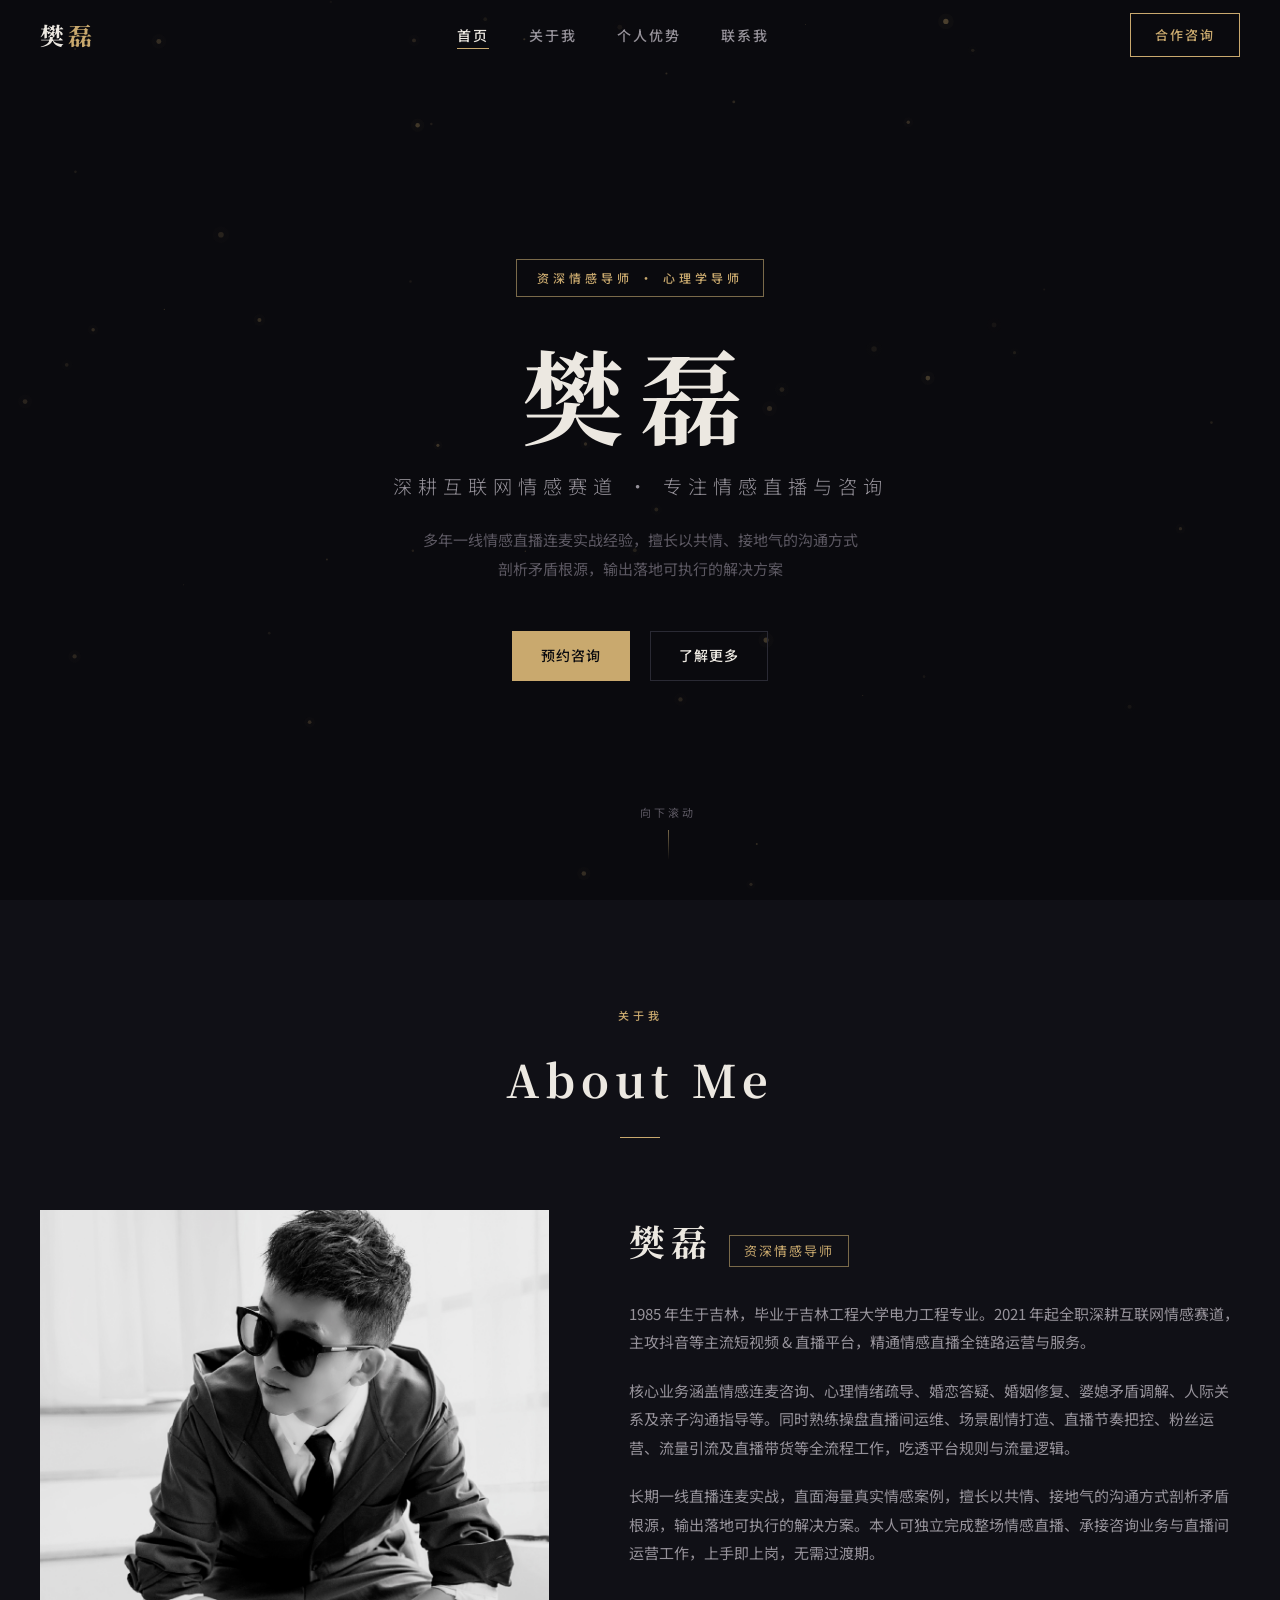
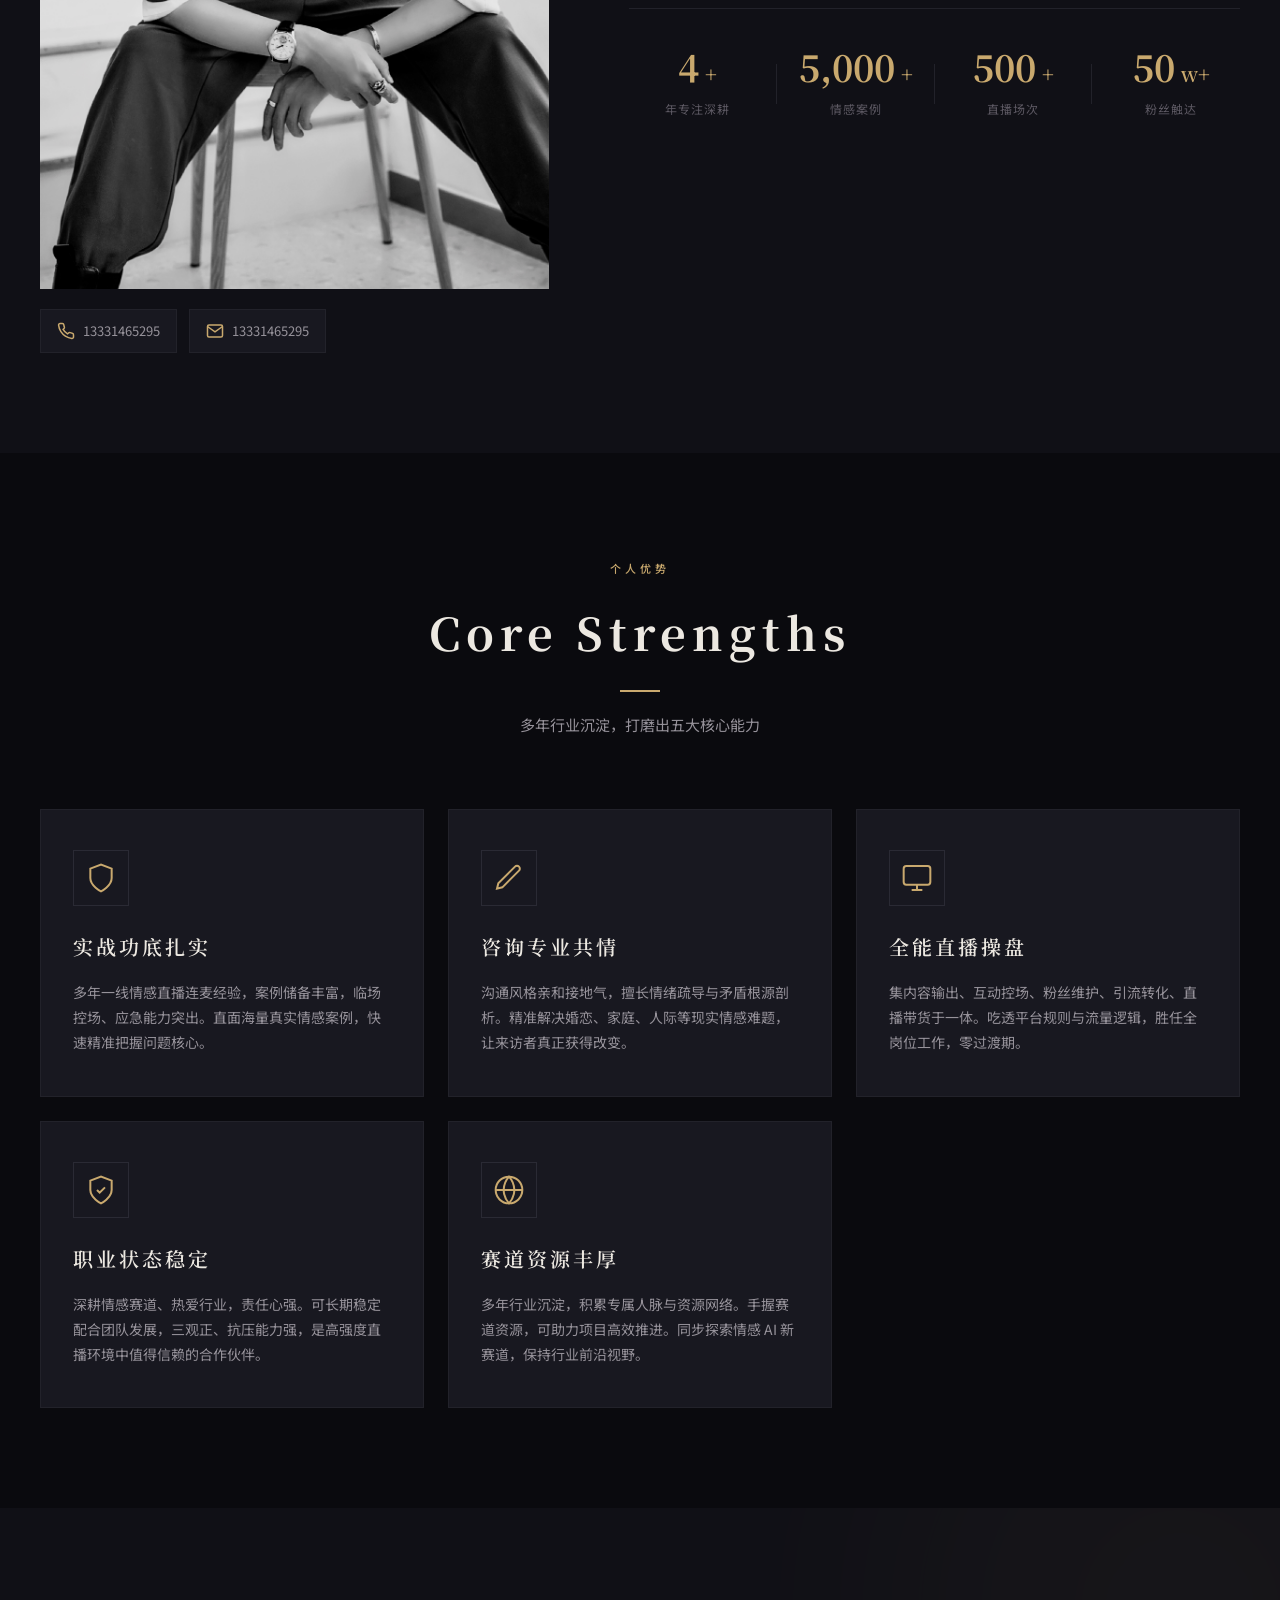
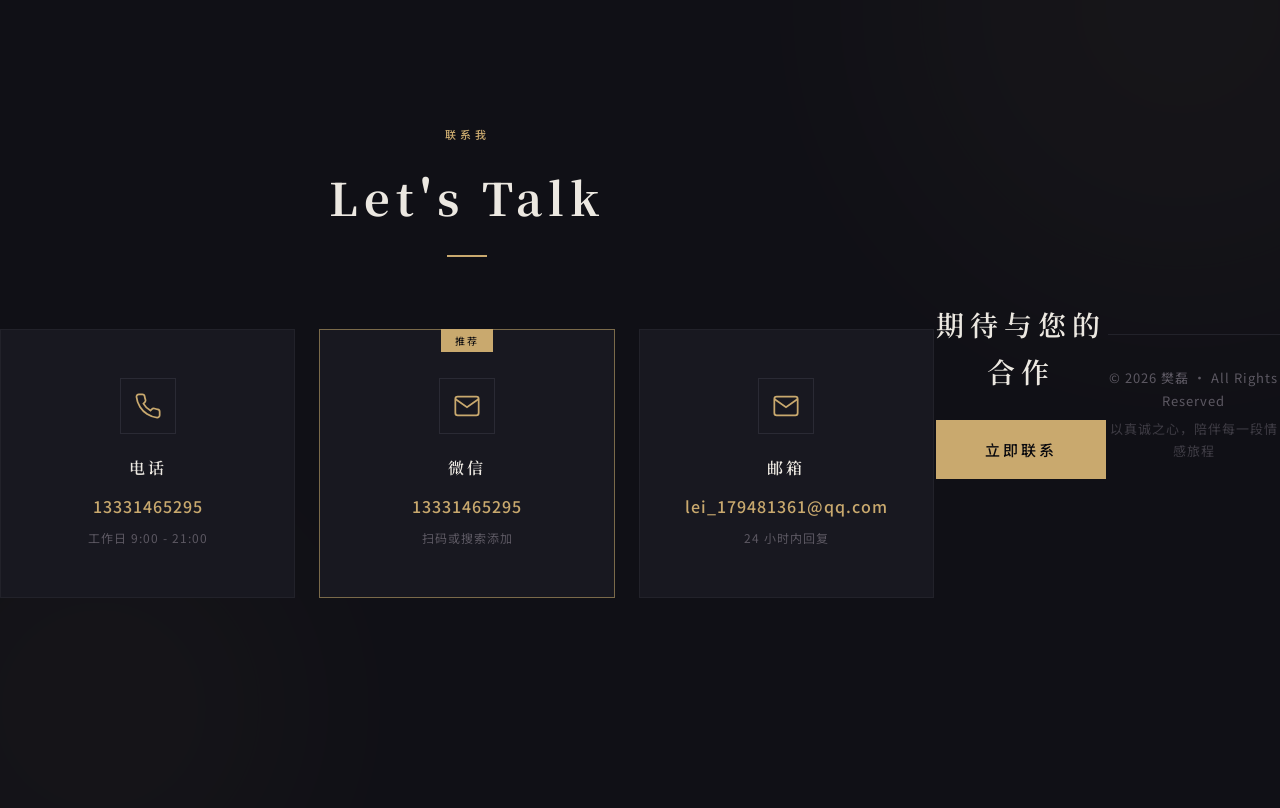
<file: index.html>
﻿<!DOCTYPE html>
<html lang="zh-CN">
<head>
    <meta charset="UTF-8">
    <meta name="viewport" content="width=device-width, initial-scale=1.0">
    <title>樊磊 · 情感导师 | 心理学导师</title>
    <meta name="description" content="樊磊 — 资深情感导师，深耕互联网情感赛道，专注情感连麦咨询、心理疏导、婚恋答疑、婚姻修复与人际关系指导。">
    <link rel="preconnect" href="https://fonts.googleapis.com">
    <link rel="preconnect" href="https://fonts.gstatic.com" crossorigin>
    <link href="https://fonts.googleapis.com/css2?family=Noto+Serif+SC:wght@400;600;700&family=Noto+Sans+SC:wght@300;400;500;700&display=swap" rel="stylesheet">
    <link rel="stylesheet" href="css/style.css">
</head>
<body>
    <header id="header">
        <nav id="navbar" class="navbar">
            <div class="container nav-container">
                <a href="#hero" class="logo">樊<span class="logo-accent">磊</span></a>
                <ul class="nav-links" id="navLinks">
                    <li><a href="#hero" class="nav-link active">首页</a></li>
                    <li><a href="#about" class="nav-link">关于我</a></li>
                    <li><a href="#strengths" class="nav-link">个人优势</a></li>
                    <li><a href="#contact" class="nav-link">联系我</a></li>
                </ul>
                <a href="#contact" class="btn btn-nav">合作咨询</a>
                <button class="mobile-toggle" id="mobileToggle" aria-label="菜单">
                    <span></span><span></span><span></span>
                </button>
            </div>
        </nav>
    </header>
    <section id="hero" class="hero">
        <canvas id="heroCanvas"></canvas>
        <div class="hero-overlay"></div>
        <div class="container hero-content">
            <div class="hero-badge">资深情感导师 · 心理学导师</div>
            <h1 class="hero-title">樊磊</h1>
            <p class="hero-subtitle">深耕互联网情感赛道 · 专注情感直播与咨询</p>
            <p class="hero-desc">
                多年一线情感直播连麦实战经验，擅长以共情、接地气的沟通方式<br>
                剖析矛盾根源，输出落地可执行的解决方案
            </p>
            <div class="hero-actions">
                <a href="#contact" class="btn btn-primary">预约咨询</a>
                <a href="#about" class="btn btn-outline">了解更多</a>
            </div>
        </div>
        <div class="scroll-indicator">
            <span>向下滚动</span>
            <div class="scroll-arrow"></div>
        </div>
    </section>
    <section id="about" class="about section">
        <div class="container">
            <div class="section-header reveal">
                <span class="section-tag">关于我</span>
                <h2 class="section-title">About Me</h2>
                <div class="section-divider"></div>
            </div>

            <div class="about-grid">
                <div class="about-image reveal-left">
                    <div class="image-frame">
                        <img src="assets/portrait.jpg" alt="樊磊 - 情感导师" id="portraitImg">
                        <div class="image-frame-deco"></div>
                    </div>
                    <div class="about-contact-cards">
                        <div class="contact-mini-card">
                            <svg width="18" height="18" viewBox="0 0 24 24" fill="none" stroke="currentColor" stroke-width="2"><path d="M22 16.92v3a2 2 0 0 1-2.18 2 19.79 19.79 0 0 1-8.63-3.07 19.5 19.5 0 0 1-6-6 19.79 19.79 0 0 1-3.07-8.67A2 2 0 0 1 4.11 2h3a2 2 0 0 1 2 1.72 12.84 12.84 0 0 0 .7 2.81 2 2 0 0 1-.45 2.11L8.09 9.91a16 16 0 0 0 6 6l1.27-1.27a2 2 0 0 1 2.11-.45 12.84 12.84 0 0 0 2.81.7A2 2 0 0 1 22 16.92z"/></svg>
                            <span>13331465295</span>
                        </div>
                        <div class="contact-mini-card">
                            <svg width="18" height="18" viewBox="0 0 24 24" fill="none" stroke="currentColor" stroke-width="2"><path d="M4 4h16c1.1 0 2 .9 2 2v12c0 1.1-.9 2-2 2H4c-1.1 0-2-.9-2-2V6c0-1.1.9-2 2-2z"/><polyline points="22,6 12,13 2,6"/></svg>
                            <span>13331465295</span>
                        </div>
                    </div>
                </div>

                <div class="about-content reveal-right">
                    <div class="about-header">
                        <h3 class="about-name">樊磊</h3>
                        <span class="about-title-badge">资深情感导师</span>
                    </div>

                    <div class="about-text">
                        <p>1985 年生于吉林，毕业于吉林工程大学电力工程专业。2021 年起全职深耕互联网情感赛道，主攻抖音等主流短视频 & 直播平台，精通情感直播全链路运营与服务。</p>
                        <p>核心业务涵盖情感连麦咨询、心理情绪疏导、婚恋答疑、婚姻修复、婆媳矛盾调解、人际关系及亲子沟通指导等。同时熟练操盘直播间运维、场景剧情打造、直播节奏把控、粉丝运营、流量引流及直播带货等全流程工作，吃透平台规则与流量逻辑。</p>
                        <p>长期一线直播连麦实战，直面海量真实情感案例，擅长以共情、接地气的沟通方式剖析矛盾根源，输出落地可执行的解决方案。本人可独立完成整场情感直播、承接咨询业务与直播间运营工作，上手即上岗，无需过渡期。</p>
                    </div>

                    <div class="about-stats">
                        <div class="stat-item">
                            <span class="stat-number" data-target="8">0</span>
                            <span class="stat-suffix">+</span>
                            <span class="stat-label">年专注深耕</span>
                        </div>
                        <div class="stat-item">
                            <span class="stat-number" data-target="10000">0</span>
                            <span class="stat-suffix">+</span>
                            <span class="stat-label">情感案例</span>
                        </div>
                        <div class="stat-item">
                            <span class="stat-number" data-target="1000">0</span>
                            <span class="stat-suffix">+</span>
                            <span class="stat-label">直播场次</span>
                        </div>
                        <div class="stat-item">
                            <span class="stat-number" data-target="100">0</span>
                            <span class="stat-suffix">w+</span>
                            <span class="stat-label">粉丝触达</span>
                        </div>
                    </div>
                </div>
            </div>
        </div>
    </section>

    <section id="strengths" class="strengths section">
        <div class="container">
            <div class="section-header reveal">
                <span class="section-tag">个人优势</span>
                <h2 class="section-title">Core Strengths</h2>
                <div class="section-divider"></div>
                <p class="section-desc">多年行业沉淀，打磨出五大核心能力</p>
            </div>

            <div class="strengths-grid">
                <div class="strength-card reveal" data-delay="0">
                    <div class="card-icon">
                        <svg width="32" height="32" viewBox="0 0 24 24" fill="none" stroke="currentColor" stroke-width="1.5"><path d="M12 22s8-4 8-10V5l-8-3-8 3v7c0 6 8 10 8 10z"/></svg>
                    </div>
                    <h3 class="card-title">实战功底扎实</h3>
                    <p class="card-desc">多年一线情感直播连麦经验，案例储备丰富，临场控场、应急能力突出。直面海量真实情感案例，快速精准把握问题核心。</p>
                </div>

                <div class="strength-card reveal" data-delay="100">
                    <div class="card-icon">
                        <svg width="32" height="32" viewBox="0 0 24 24" fill="none" stroke="currentColor" stroke-width="1.5"><path d="M16.5 3.5a2.121 2.121 0 0 1 3 3L7 19l-4 1 1-4L16.5 3.5z"/></svg>
                    </div>
                    <h3 class="card-title">咨询专业共情</h3>
                    <p class="card-desc">沟通风格亲和接地气，擅长情绪疏导与矛盾根源剖析。精准解决婚恋、家庭、人际等现实情感难题，让来访者真正获得改变。</p>
                </div>

                <div class="strength-card reveal" data-delay="200">
                    <div class="card-icon">
                        <svg width="32" height="32" viewBox="0 0 24 24" fill="none" stroke="currentColor" stroke-width="1.5"><rect x="2" y="3" width="20" height="14" rx="2" ry="2"/><line x1="8" y1="21" x2="16" y2="21"/><line x1="12" y1="17" x2="12" y2="21"/></svg>
                    </div>
                    <h3 class="card-title">全能直播操盘</h3>
                    <p class="card-desc">集内容输出、互动控场、粉丝维护、引流转化、直播带货于一体。吃透平台规则与流量逻辑，胜任全岗位工作，零过渡期。</p>
                </div>

                <div class="strength-card reveal" data-delay="300">
                    <div class="card-icon">
                        <svg width="32" height="32" viewBox="0 0 24 24" fill="none" stroke="currentColor" stroke-width="1.5"><path d="M12 22s8-4 8-10V5l-8-3-8 3v7c0 6 8 10 8 10z"/><path d="M9 12l2 2 4-4"/></svg>
                    </div>
                    <h3 class="card-title">职业状态稳定</h3>
                    <p class="card-desc">深耕情感赛道、热爱行业，责任心强。可长期稳定配合团队发展，三观正、抗压能力强，是高强度直播环境中值得信赖的合作伙伴。</p>
                </div>

                <div class="strength-card reveal" data-delay="400">
                    <div class="card-icon">
                        <svg width="32" height="32" viewBox="0 0 24 24" fill="none" stroke="currentColor" stroke-width="1.5"><circle cx="12" cy="12" r="10"/><path d="M2 12h20"/><path d="M12 2a15.3 15.3 0 0 1 4 10 15.3 15.3 0 0 1-4 10 15.3 15.3 0 0 1-4-10 15.3 15.3 0 0 1 4-10z"/></svg>
                    </div>
                    <h3 class="card-title">赛道资源丰厚</h3>
                    <p class="card-desc">多年行业沉淀，积累专属人脉与资源网络。手握赛道资源，可助力项目高效推进。同步探索情感 AI 新赛道，保持行业前沿视野。</p>
                </div>
            </div>
        </div>
    </section>
    <section id="contact" class="contact section">
        <div class="contact-bg-shapes"></div>
        <div class="container contact-content">
            <div class="section-header reveal">
                <span class="section-tag">联系我</span>
                <h2 class="section-title">Let's Talk</h2>
                <div class="section-divider"></div>
            </div>

            <div class="contact-grid reveal">
                <div class="contact-card">
                    <div class="contact-card-icon">
                        <svg width="28" height="28" viewBox="0 0 24 24" fill="none" stroke="currentColor" stroke-width="1.5"><path d="M22 16.92v3a2 2 0 0 1-2.18 2 19.79 19.79 0 0 1-8.63-3.07 19.5 19.5 0 0 1-6-6 19.79 19.79 0 0 1-3.07-8.67A2 2 0 0 1 4.11 2h3a2 2 0 0 1 2 1.72 12.84 12.84 0 0 0 .7 2.81 2 2 0 0 1-.45 2.11L8.09 9.91a16 16 0 0 0 6 6l1.27-1.27a2 2 0 0 1 2.11-.45 12.84 12.84 0 0 0 2.81.7A2 2 0 0 1 22 16.92z"/></svg>
                    </div>
                    <h3>电话</h3>
                    <a href="tel:13331465295" class="contact-link">13331465295</a>
                    <p class="contact-hint">工作日 9:00 - 21:00</p>
                </div>

                <div class="contact-card contact-card-highlight">
                    <div class="contact-card-icon">
                        <svg width="28" height="28" viewBox="0 0 24 24" fill="none" stroke="currentColor" stroke-width="1.5"><path d="M4 4h16c1.1 0 2 .9 2 2v12c0 1.1-.9 2-2 2H4c-1.1 0-2-.9-2-2V6c0-1.1.9-2 2-2z"/><polyline points="22,6 12,13 2,6"/></svg>
                    </div>
                    <h3>微信</h3>
                    <a href="#" class="contact-link">13331465295</a>
                    <p class="contact-hint">扫码或搜索添加</p>
                </div>

                <div class="contact-card">
                    <div class="contact-card-icon">
                        <svg width="28" height="28" viewBox="0 0 24 24" fill="none" stroke="currentColor" stroke-width="1.5"><path d="M4 4h16c1.1 0 2 .9 2 2v12c0 1.1-.9 2-2 2H4c-1.1 0-2-.9-2-2V6c0-1.1.9-2 2-2z"/><polyline points="22,6 12,13 2,6"/></svg>
                    </div>
                    <h3>邮箱</h3>
                    <a href="mailto:lei_179481361@qq.com" class="contact-link">lei_179481361@qq.com</a>
                    <p class="contact-hint">24 小时内回复</p>
                </div>
            </div>


            </div>

            <div class="contact-cta reveal">
                <p class="cta-text">期待与您的合作</p>
                <a href="tel:13331465295" class="btn btn-primary btn-large">立即联系</a>
            </div>

            <div class="contact-footer reveal">
                <p>&copy; <span id="year"></span> 樊磊 · All Rights Reserved</p>
                <p class="contact-footer-sub">以真诚之心，陪伴每一段情感旅程</p>
            </div>
        </div>
    </section>

    <script src="js/main.js"></script>
</body>
</html>
</file>
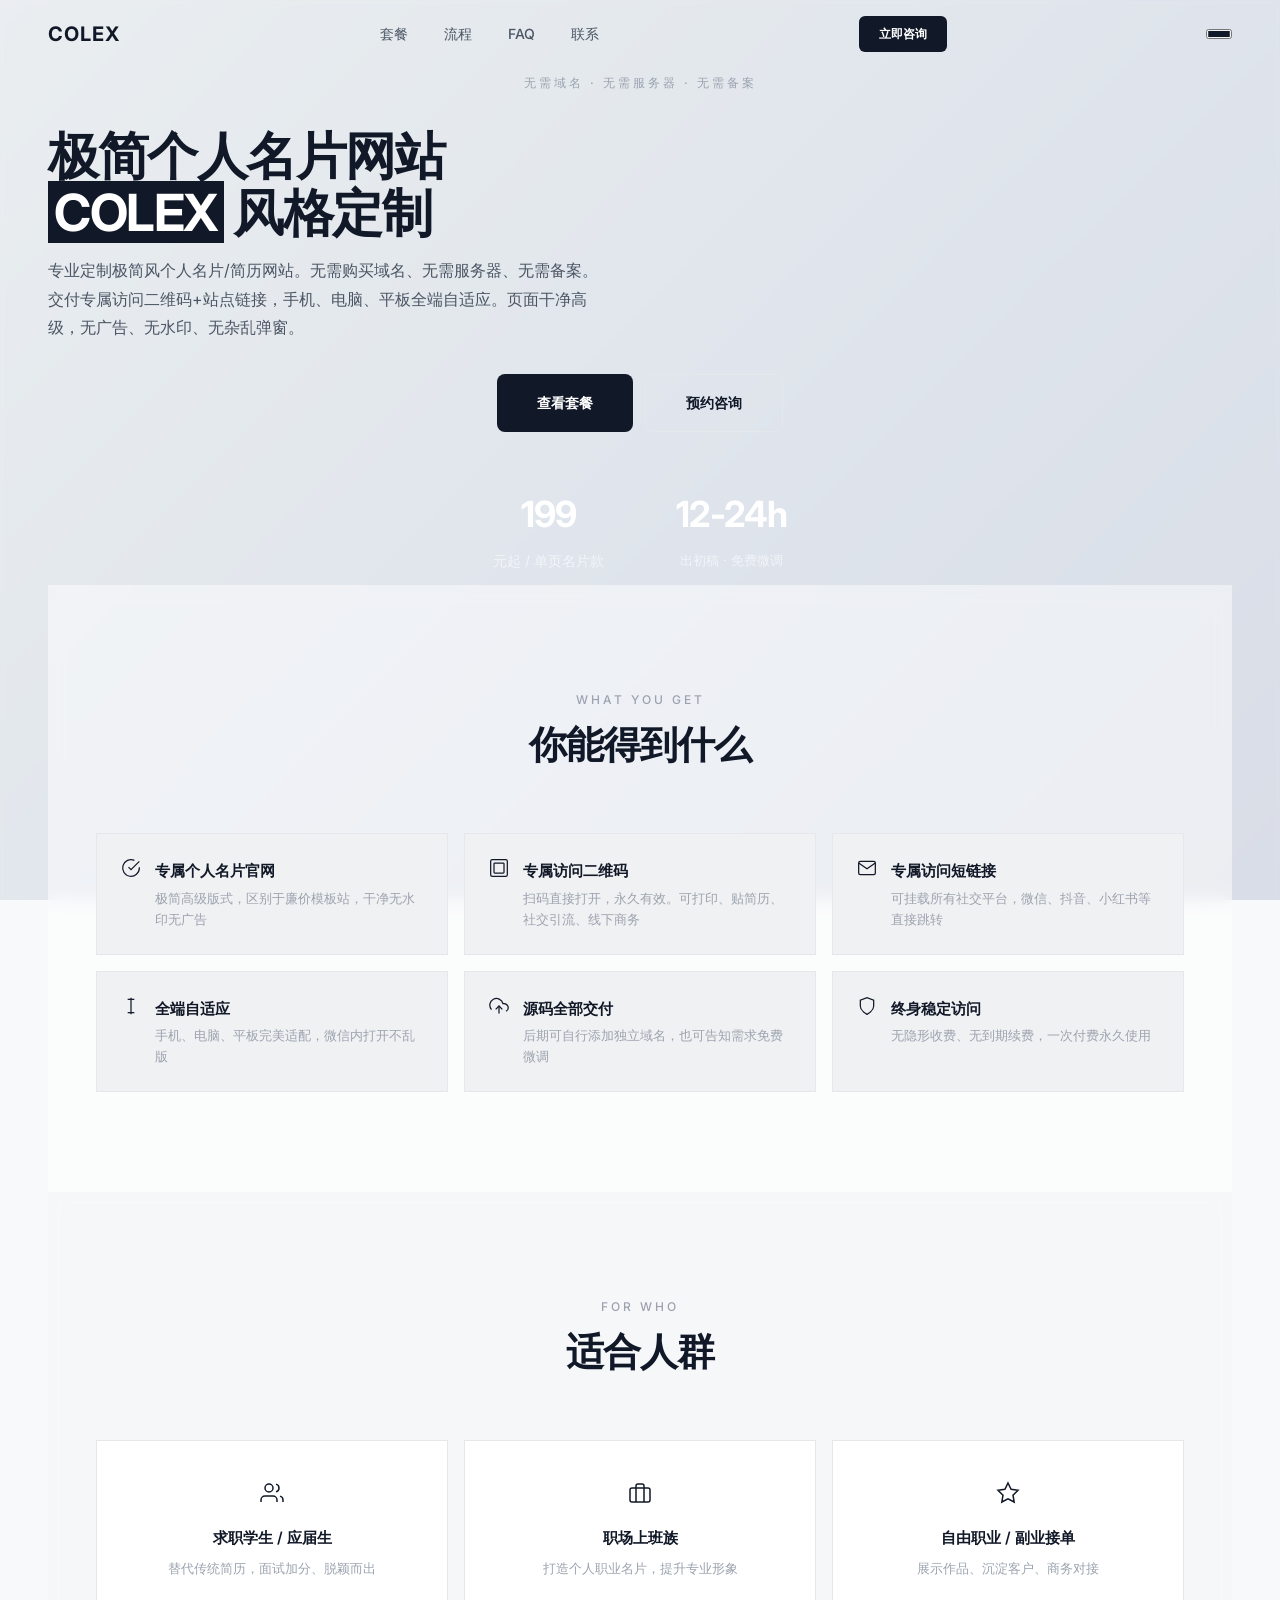
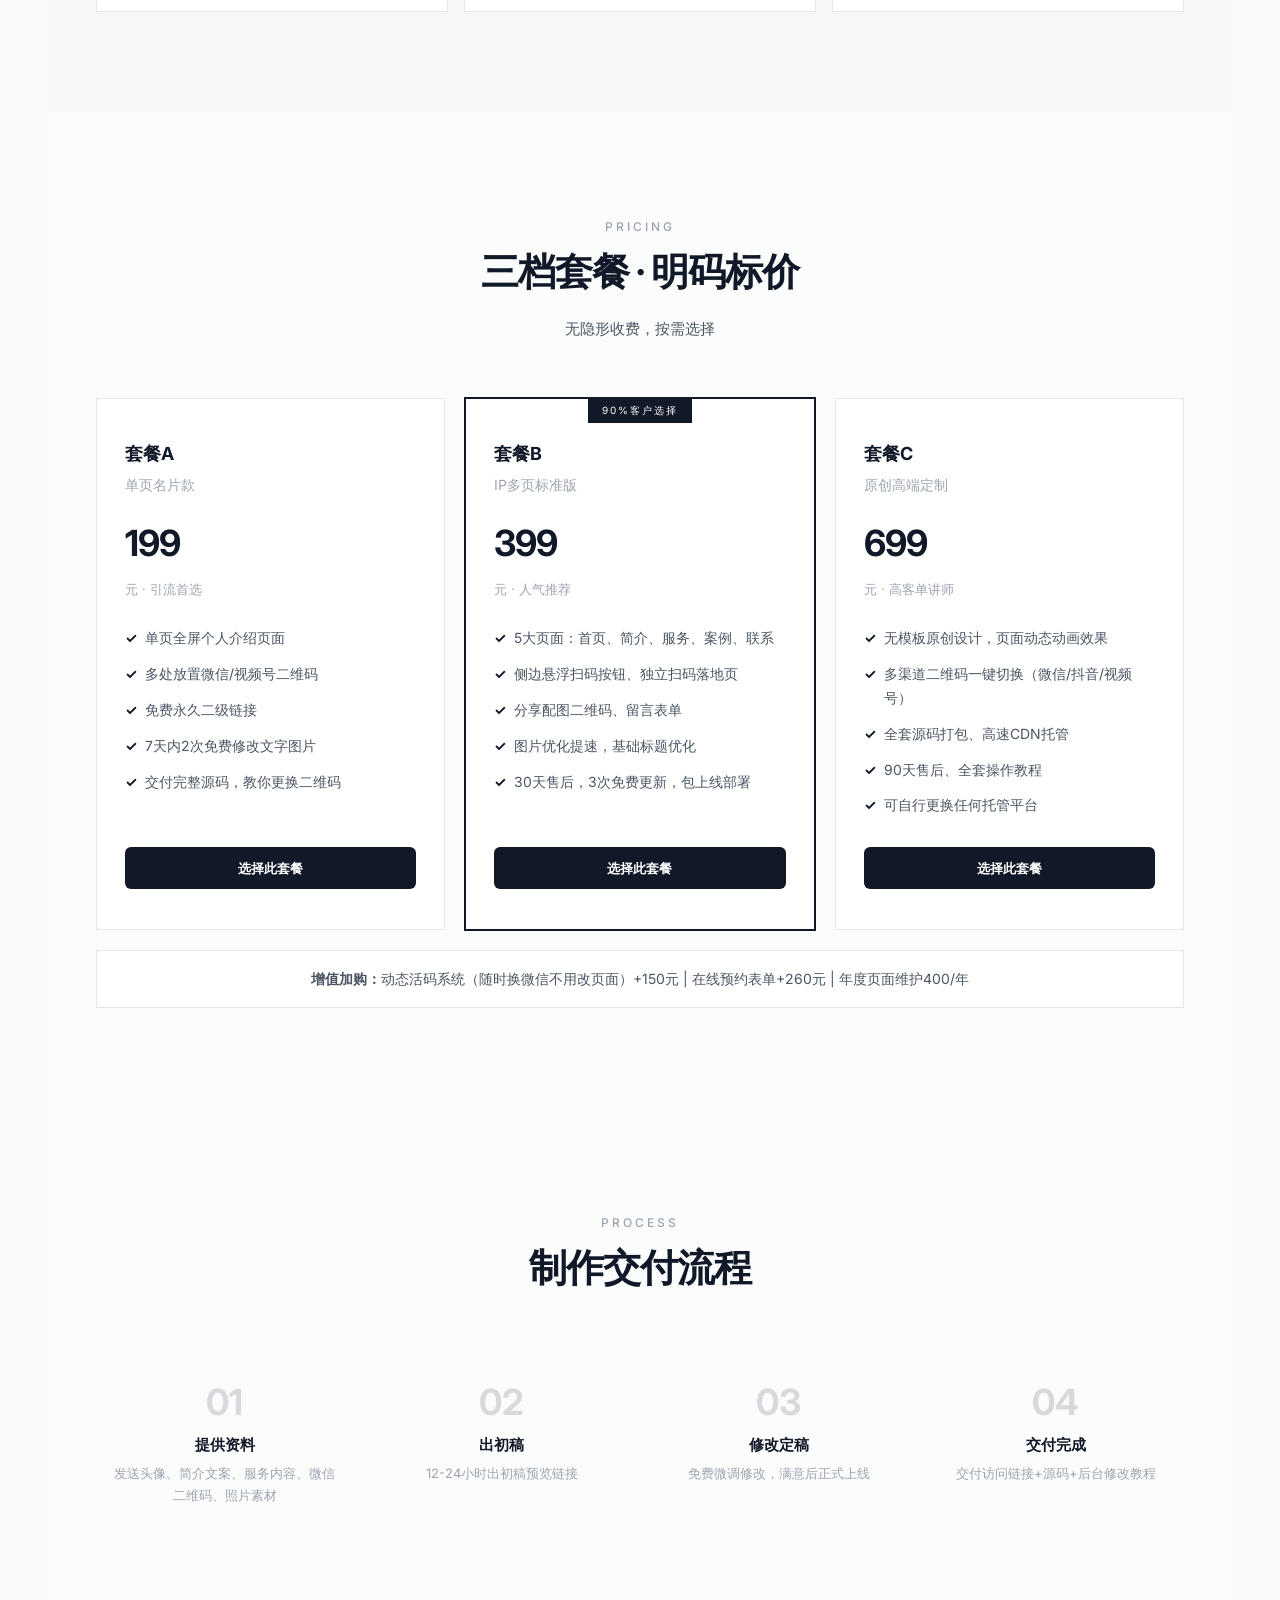
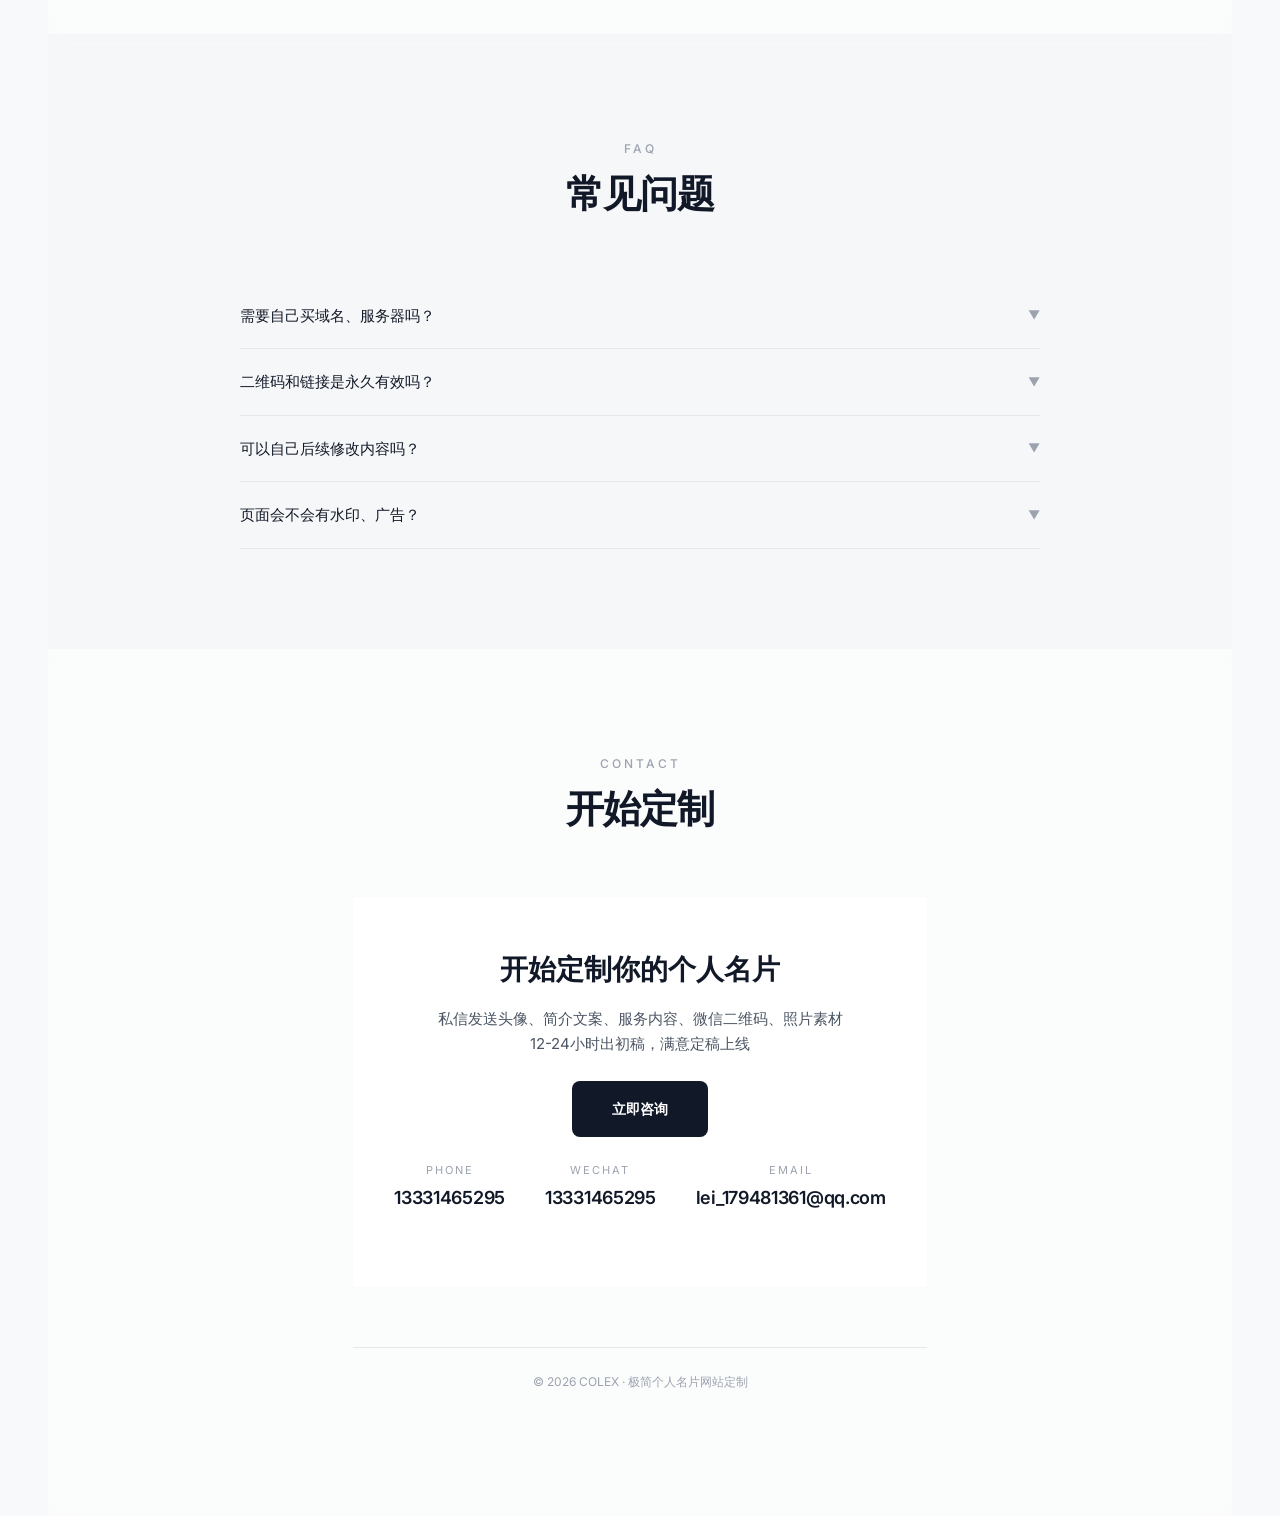
<file: ad/index.html>
﻿<!DOCTYPE html>
<html lang="zh-CN">
<head>
<meta charset="UTF-8"><meta name="viewport" content="width=device-width, initial-scale=1.0">
<title>COLEX · 极简个人名片网站 | 无需域名 无需备案 扫码直达</title>
<meta name="description" content="专业定制极简风个人名片/简历网站。无需域名、无需服务器、无需备案。专属二维码+链接，全端适配。">
<link rel="preconnect" href="https://fonts.googleapis.com">
<link rel="preconnect" href="https://fonts.gstatic.com" crossorigin>
<link href="https://fonts.googleapis.com/css2?family=Inter:wght@400;500;600;700&display=swap" rel="stylesheet">
<link rel="stylesheet" href="css/style.css">
</head>
<body><video class="page-bg-video" autoplay muted loop playsinline><source src="assets/hero-bg.mp4" type="video/mp4"></video><div class="page-bg-fallback"></div><div class="page-bg-overlay"></div>
<nav class="navbar" id="navbar"><div class="container nav-container" style="position:relative">
<a href="#hero" class="logo" style="letter-spacing:1px;font-weight:700">COLEX</a>
<ul class="nav-links">
<li><a href="#pricing" class="nav-link">套餐</a></li>
<li><a href="#process" class="nav-link">流程</a></li>
<li><a href="#faq" class="nav-link">FAQ</a></li>
<li><a href="#contact" class="nav-link">联系</a></li>
</ul>
<a href="#contact" class="btn btn-nav btn-nav-dt">立即咨询</a><button class="menu-toggle" id="menuToggle" aria-label="菜单"><span></span><span></span><span></span></button>
</div></nav>
<!-- Mobile Nav -->
<div class="mobile-nav-overlay" id="mobileOverlay"></div>
<div class="mobile-nav-panel" id="mobilePanel">
<a href="#pricing">套餐报价</a>
<a href="#features">服务内容</a>
<a href="#audience">适合人群</a>
<a href="#process">制作流程</a>
<a href="#faq">常见问题</a>
<a href="#contact" class="btn btn-nav" style="display:block;text-align:center;margin-top:auto">立即咨询</a>
</div>

<section id="hero" class="hero">
<video class="page-bg-video" autoplay muted loop playsinline><source src="assets/hero-bg.mp4" type="video/mp4"></video><div class="page-bg-fallback"></div>
<div class="page-bg-overlay"></div>
<div class="container hero-inner">
<div class="section-header" style="margin-bottom:32px"><span class="section-tag">无需域名 · 无需服务器 · 无需备案</span></div>
<h1 style="font-size:clamp(36px,4vw,64px);font-weight:700;line-height:1.1;letter-spacing:-1.5px;margin-bottom:16px">极简个人名片网站<br><em style="font-style:normal;background:#111827;color:#fff;padding:0 6px">COLEX</em> 风格定制</h1>
<p class="hero-desc">专业定制极简风个人名片/简历网站。无需购买域名、无需服务器、无需备案。交付专属访问二维码+站点链接，手机、电脑、平板全端自适应。页面干净高级，无广告、无水印、无杂乱弹窗。</p>
<div class="hero-actions" style="display:flex;gap:12px;justify-content:center;flex-wrap:wrap;margin-bottom:40px">
<a href="#pricing" class="btn btn-primary btn-large">查看套餐</a>
<a href="#contact" class="btn btn-outline btn-large">预约咨询</a>
</div>
<div style="display:flex;gap:24px;justify-content:center;flex-wrap:wrap">
<div style="padding:12px 24px;text-align:center"><h3 style="font-size:36px;font-weight:700;letter-spacing:-1px;margin-bottom:4px;color:#fff">199</h3><p style="font-size:14px;color:rgba(255,255,255,.6)">元起 / 单页名片款</p></div>
<div style="padding:12px 24px;text-align:center"><h3 style="font-size:36px;font-weight:700;letter-spacing:-1px;margin-bottom:4px;color:#fff">12-24h</h3><p style="font-size:13px;color:rgba(255,255,255,.6)">出初稿 · 免费微调</p></div>
</div>

<section id="features" class="section"><div class="container">
<div class="section-header reveal"><span class="section-tag">What You Get</span><h2 class="section-title">你能得到什么</h2></div>
<div class="features-grid">
<div class="feature-card reveal"><div class="icon"><svg width="20" height="20" viewBox="0 0 24 24" fill="none" stroke="currentColor" stroke-width="1.5"><path d="M22 11.08V12a10 10 0 1 1-5.93-9.14"/><polyline points="22 4 12 14.01 9 11.01"/></svg></div><div><h4>专属个人名片官网</h4><p>极简高级版式，区别于廉价模板站，干净无水印无广告</p></div></div>
<div class="feature-card reveal"><div class="icon"><svg width="20" height="20" viewBox="0 0 24 24" fill="none" stroke="currentColor" stroke-width="1.5"><rect x="2" y="2" width="20" height="20" rx="2"/><rect x="6" y="6" width="12" height="12" rx="1"/></svg></div><div><h4>专属访问二维码</h4><p>扫码直接打开，永久有效。可打印、贴简历、社交引流、线下商务</p></div></div>
<div class="feature-card reveal"><div class="icon"><svg width="20" height="20" viewBox="0 0 24 24" fill="none" stroke="currentColor" stroke-width="1.5"><path d="M4 4h16c1.1 0 2 .9 2 2v12c0 1.1-.9 2-2 2H4c-1.1 0-2-.9-2-2V6c0-1.1.9-2 2-2z"/><polyline points="22,6 12,13 2,6"/></svg></div><div><h4>专属访问短链接</h4><p>可挂载所有社交平台，微信、抖音、小红书等直接跳转</p></div></div>
<div class="feature-card reveal"><div class="icon"><svg width="20" height="20" viewBox="0 0 24 24" fill="none" stroke="currentColor" stroke-width="1.5"><line x1="12" y1="2" x2="12" y2="22"/><path d="M8 4h8"/><path d="M8 20h8"/></svg></div><div><h4>全端自适应</h4><p>手机、电脑、平板完美适配，微信内打开不乱版</p></div></div>
<div class="feature-card reveal"><div class="icon"><svg width="20" height="20" viewBox="0 0 24 24" fill="none" stroke="currentColor" stroke-width="1.5"><polyline points="16 16 12 12 8 16"/><line x1="12" y1="12" x2="12" y2="21"/><path d="M20.39 18.39A5 5 0 0 0 18 9h-1.26A8 8 0 1 0 3 16.3"/></svg></div><div><h4>源码全部交付</h4><p>后期可自行添加独立域名，也可告知需求免费微调</p></div></div>
<div class="feature-card reveal"><div class="icon"><svg width="20" height="20" viewBox="0 0 24 24" fill="none" stroke="currentColor" stroke-width="1.5"><path d="M12 22s8-4 8-10V5l-8-3-8 3v7c0 6 8 10 8 10z"/></svg></div><div><h4>终身稳定访问</h4><p>无隐形收费、无到期续费，一次付费永久使用</p></div></div>
</div>
</div></section>

<section id="audience" class="section" style="background:var(--bg-alt)"><div class="container">
<div class="section-header reveal"><span class="section-tag">For Who</span><h2 class="section-title">适合人群</h2></div>
<div class="audience-grid">
<div class="audience-card reveal"><div class="icon"><svg width="24" height="24" viewBox="0 0 24 24" fill="none" stroke="currentColor" stroke-width="1.5"><path d="M17 21v-2a4 4 0 0 0-4-4H5a4 4 0 0 0-4 4v2"/><circle cx="9" cy="7" r="4"/><path d="M23 21v-2a4 4 0 0 0-3-3.87"/><path d="M16 3.13a4 4 0 0 1 0 7.75"/></svg></div><h4>求职学生 / 应届生</h4><p>替代传统简历，面试加分、脱颖而出</p></div>
<div class="audience-card reveal"><div class="icon"><svg width="24" height="24" viewBox="0 0 24 24" fill="none" stroke="currentColor" stroke-width="1.5"><rect x="2" y="7" width="20" height="14" rx="2" ry="2"/><path d="M16 21V5a2 2 0 0 0-2-2h-4a2 2 0 0 0-2 2v16"/></svg></div><h4>职场上班族</h4><p>打造个人职业名片，提升专业形象</p></div>
<div class="audience-card reveal"><div class="icon"><svg width="24" height="24" viewBox="0 0 24 24" fill="none" stroke="currentColor" stroke-width="1.5"><polygon points="12 2 15.09 8.26 22 9.27 17 14.14 18.18 21.02 12 17.77 5.82 21.02 7 14.14 2 9.27 8.91 8.26 12 2"/></svg></div><h4>自由职业 / 副业接单</h4><p>展示作品、沉淀客户、商务对接</p></div>
</div>
</div></section>

<section id="pricing" class="pricing section"><div class="container">
<div class="section-header reveal"><span class="section-tag">Pricing</span><h2 class="section-title">三档套餐 · 明码标价</h2><p class="section-desc">无隐形收费，按需选择</p></div>
<div class="pricing-grid">
<div class="pricing-card reveal">
<h3>套餐A</h3><p style="font-size:14px;color:var(--text-muted)">单页名片款</p>
<div class="price">199</div><div class="price-note">元 · 引流首选</div>
<ul><li>单页全屏个人介绍页面</li><li>多处放置微信/视频号二维码</li><li>免费永久二级链接</li><li>7天内2次免费修改文字图片</li><li>交付完整源码，教你更换二维码</li></ul>
<a href="#contact" class="btn btn-primary" style="border-radius:6px;font-size:13px;padding:10px 24px">选择此套餐</a>
</div>
<div class="pricing-card featured reveal">
<div class="pricing-badge">90%客户选择</div>
<h3>套餐B</h3><p style="font-size:14px;color:var(--text-muted)">IP多页标准版</p>
<div class="price">399</div><div class="price-note">元 · 人气推荐</div>
<ul><li>5大页面：首页、简介、服务、案例、联系</li><li>侧边悬浮扫码按钮、独立扫码落地页</li><li>分享配图二维码、留言表单</li><li>图片优化提速，基础标题优化</li><li>30天售后，3次免费更新，包上线部署</li></ul>
<a href="#contact" class="btn btn-primary" style="border-radius:6px;font-size:13px;padding:10px 24px">选择此套餐</a>
</div>
<div class="pricing-card reveal">
<h3>套餐C</h3><p style="font-size:14px;color:var(--text-muted)">原创高端定制</p>
<div class="price">699</div><div class="price-note">元 · 高客单讲师</div>
<ul><li>无模板原创设计，页面动态动画效果</li><li>多渠道二维码一键切换（微信/抖音/视频号）</li><li>全套源码打包、高速CDN托管</li><li>90天售后、全套操作教程</li><li>可自行更换任何托管平台</li></ul>
<a href="#contact" class="btn btn-primary" style="border-radius:6px;font-size:13px;padding:10px 24px">选择此套餐</a>
</div>
</div>
<div class="pricing-addon reveal"><strong>增值加购：</strong>动态活码系统（随时换微信不用改页面）+150元 | 在线预约表单+260元 | 年度页面维护400/年</div>
</div></section>

<section id="process" class="section"><div class="container">
<div class="section-header reveal"><span class="section-tag">Process</span><h2 class="section-title">制作交付流程</h2></div>
<div class="process-grid">
<div class="process-step reveal"><div class="num">01</div><h4>提供资料</h4><p>发送头像、简介文案、服务内容、微信二维码、照片素材</p></div>
<div class="process-step reveal"><div class="num">02</div><h4>出初稿</h4><p>12-24小时出初稿预览链接</p></div>
<div class="process-step reveal"><div class="num">03</div><h4>修改定稿</h4><p>免费微调修改，满意后正式上线</p></div>
<div class="process-step reveal"><div class="num">04</div><h4>交付完成</h4><p>交付访问链接+源码+后台修改教程</p></div>
</div>
</div></section>

<section id="faq" class="section" style="background:var(--bg-alt)"><div class="container">
<div class="section-header reveal"><span class="section-tag">FAQ</span><h2 class="section-title">常见问题</h2></div>
<div class="faq">
<div class="faq-item"><div class="faq-q" onclick="this.classList.toggle('open');this.nextElementSibling.classList.toggle('open')">需要自己买域名、服务器吗？<span class="arrow">&#9660;</span></div><div class="faq-a">全程不需要，零搭建成本，到手直接用。无需域名、无需服务器、无需备案，杜绝额外隐形消费。</div></div>
<div class="faq-item"><div class="faq-q" onclick="this.classList.toggle('open');this.nextElementSibling.classList.toggle('open')">二维码和链接是永久有效吗？<span class="arrow">&#9660;</span></div><div class="faq-a">正常使用永久有效，无到期续费。GitHub Pages 提供免费稳定托管，终身可访问。</div></div>
<div class="faq-item"><div class="faq-q" onclick="this.classList.toggle('open');this.nextElementSibling.classList.toggle('open')">可以自己后续修改内容吗？<span class="arrow">&#9660;</span></div><div class="faq-a">支持，可告知需求免费微调修改，也可教你简单自主修改。源码全部交付，后期想加独立域名可单独升级。</div></div>
<div class="faq-item"><div class="faq-q" onclick="this.classList.toggle('open');this.nextElementSibling.classList.toggle('open')">页面会不会有水印、广告？<span class="arrow">&#9660;</span></div><div class="faq-a">纯净无水印、无广告、无任何冗余内容。极简高级质感，区别于市面廉价模板站。</div></div>
</div>
</div></section>

<section id="contact" class="contact section"><div class="container"><div class="section-header reveal"><span class="section-tag">Contact</span><h2 class="section-title">开始定制</h2></div>
<div class="contact-box reveal">
<h2>开始定制你的个人名片</h2>
<p>私信发送头像、简介文案、服务内容、微信二维码、照片素材<br>12-24小时出初稿，满意定稿上线</p>
<a href="tel:13331465295" class="btn btn-primary btn-large">立即咨询</a>
<div class="contact-info">
<div class="contact-item"><div class="label">Phone</div><div class="value">13331465295</div></div>
<div class="contact-item"><div class="label">WeChat</div><div class="value">13331465295</div></div>
<div class="contact-item"><div class="label">Email</div><div class="value">lei_179481361@qq.com</div></div>
</div>
</div>
<div class="footer"><p>&copy; 2026 COLEX · 极简个人名片网站定制</p></div>
</div></section>

<script src="js/main.js"></script>

</body>
</html>
</file>
<file: css/style.css>
﻿/* ============================================
   Style.css — 樊磊 · 个人简历网站
   Dark premium theme for relationship therapist
   ============================================ */

/* ----- CSS Custom Properties ----- */
:root {
    --color-bg: #0a0a0e;
    --color-bg-alt: #101016;
    --color-bg-card: #181820;
    --color-bg-card-hover: #1e1e28;
    --color-accent: #c9a96e;
    --color-accent-light: #dfc28a;
    --color-accent-dim: #7a6a4a;
    --color-accent-glow: rgba(201, 169, 110, 0.08);
    --color-text: #ece8e1;
    --color-text-secondary: #96929a;
    --color-text-muted: #5c5862;
    --color-border: #22222a;
    --color-border-light: #2a2a34;
    --color-overlay: rgba(10, 10, 14, 0.72);
    --font-serif: 'Noto Serif SC', 'STSong', 'SimSun', Georgia, serif;
    --font-sans: 'Noto Sans SC', -apple-system, 'PingFang SC', 'Microsoft YaHei', sans-serif;
    --container-max: 1700px;
    --nav-height: 70px;
    --section-padding: 100px 0;
    --ease-out: cubic-bezier(0.22, 1, 0.36, 1);
    --duration-slow: 0.8s;
    --duration-med: 0.5s;
    --duration-fast: 0.3s;
}

*, *::before, *::after {
    margin: 0;
    padding: 0;
    box-sizing: border-box;
}

html {
    scroll-behavior: smooth;
    -webkit-font-smoothing: antialiased;
    -moz-osx-font-smoothing: grayscale;
}

body {
    font-family: var(--font-sans);
    font-weight: 400;
    font-size: 16px;
    line-height: 1.7;
    color: var(--color-text);
    background-color: var(--color-bg);
    overflow-x: hidden;
}

a { color: inherit; text-decoration: none; }
ul { list-style: none; }
img { display: block; max-width: 100%; }

::selection {
    background: var(--color-accent);
    color: var(--color-bg);
}

.container {
    max-width: var(--container-max);
    margin: 0 auto;
    padding: 0 40px;
}

/* ============================
   Navigation
   ============================ */
.navbar {
    position: fixed;
    top: 0; left: 0; right: 0;
    z-index: 1000;
    height: var(--nav-height);
    transition: background var(--duration-med) var(--ease-out),
                box-shadow var(--duration-med) var(--ease-out),
                backdrop-filter var(--duration-med) var(--ease-out);
}

.navbar.scrolled {
    background: rgba(10, 10, 14, 0.85);
    backdrop-filter: blur(20px);
    -webkit-backdrop-filter: blur(20px);
    box-shadow: 0 1px 0 var(--color-border);
}

.nav-container {
    display: flex;
    align-items: center;
    justify-content: space-between;
    height: 100%;
}

.logo {
    font-family: var(--font-serif);
    font-size: 24px;
    font-weight: 700;
    letter-spacing: 4px;
    color: var(--color-text);
}

.logo-accent { color: var(--color-accent); }

.nav-links {
    display: flex;
    gap: 40px;
}

.nav-link {
    font-size: 14px;
    font-weight: 500;
    letter-spacing: 2px;
    color: var(--color-text-secondary);
    text-transform: uppercase;
    position: relative;
}

.nav-link::after {
    content: '';
    position: absolute;
    bottom: -4px;
    left: 0;
    width: 0;
    height: 1.5px;
    background: var(--color-accent);
    transition: width var(--duration-med) var(--ease-out);
}

.nav-link:hover,
.nav-link.active { color: var(--color-text); }

.nav-link.active::after { width: 100%; }

.mobile-toggle {
    display: none;
    flex-direction: column;
    gap: 5px;
    background: none;
    border: none;
    cursor: pointer;
    padding: 4px;
}

.mobile-toggle span {
    display: block;
    width: 24px;
    height: 1.5px;
    background: var(--color-text);
}

/* Buttons */
.btn {
    display: inline-flex;
    align-items: center;
    justify-content: center;
    font-family: var(--font-sans);
    font-size: 14px;
    font-weight: 500;
    letter-spacing: 1px;
    padding: 12px 28px;
    cursor: pointer;
    transition: all var(--duration-fast) ease;
    border: none;
}

.btn-nav {
    font-size: 13px;
    padding: 10px 24px;
    background: transparent;
    border: 1px solid var(--color-accent);
    color: var(--color-accent);
    letter-spacing: 2px;
}

.btn-nav:hover {
    background: var(--color-accent);
    color: var(--color-bg);
}

.btn-primary {
    background: var(--color-accent);
    color: var(--color-bg);
    border: 1px solid var(--color-accent);
}

.btn-primary:hover {
    background: var(--color-accent-light);
    border-color: var(--color-accent-light);
    transform: translateY(-2px);
}

.btn-outline {
    background: transparent;
    color: var(--color-text);
    border: 1px solid var(--color-border-light);
}

.btn-outline:hover {
    border-color: var(--color-accent);
    color: var(--color-accent);
    transform: translateY(-2px);
}

.btn-large {
    padding: 16px 48px;
    font-size: 15px;
    letter-spacing: 3px;
}

/* ============================
   Hero Section
   ============================ */
.hero {
    position: relative;
    width: 100%;
    height: 100vh;
    min-height: 700px;
    display: flex;
    align-items: center;
    justify-content: center;
    overflow: hidden;
}

#heroCanvas {
    position: absolute;
    top: 0; left: 0;
    width: 100%;
    height: 100%;
    z-index: 0;
}

.hero-overlay {
    position: absolute;
    inset: 0;
    z-index: 1;
    background: linear-gradient(
        135deg,
        rgba(10, 10, 14, 0.6) 0%,
        rgba(10, 10, 14, 0.3) 50%,
        rgba(10, 10, 14, 0.7) 100%
    );
}

.hero-content {
    position: relative;
    z-index: 2;
    text-align: center;
    padding-top: 40px;
}

.hero-badge {
    display: inline-block;
    font-size: 12px;
    font-weight: 500;
    letter-spacing: 4px;
    text-transform: uppercase;
    color: var(--color-accent);
    border: 1px solid var(--color-accent-dim);
    padding: 8px 20px;
    margin-bottom: 40px;
    opacity: 0;
    animation: fadeInUp 1s var(--ease-out) 0.3s forwards;
}

.hero-title {
    font-family: var(--font-serif);
    font-size: clamp(64px, 8vw, 120px);
    font-weight: 700;
    line-height: 1.1;
    color: var(--color-text);
    letter-spacing: 16px;
    margin-bottom: 20px;
    opacity: 0;
    animation: fadeInUp 1s var(--ease-out) 0.6s forwards;
}

.hero-subtitle {
    font-size: clamp(16px, 1.5vw, 22px);
    font-weight: 300;
    color: var(--color-text-secondary);
    letter-spacing: 6px;
    margin-bottom: 24px;
    opacity: 0;
    animation: fadeInUp 1s var(--ease-out) 0.9s forwards;
}

.hero-desc {
    font-size: 15px;
    line-height: 1.9;
    color: var(--color-text-muted);
    margin-bottom: 48px;
    opacity: 0;
    animation: fadeInUp 1s var(--ease-out) 1.1s forwards;
}

.hero-actions {
    display: flex;
    gap: 20px;
    justify-content: center;
    opacity: 0;
    animation: fadeInUp 1s var(--ease-out) 1.3s forwards;
}

.scroll-indicator {
    position: absolute;
    bottom: 40px;
    left: 50%;
    transform: translateX(-50%);
    z-index: 2;
    display: flex;
    flex-direction: column;
    align-items: center;
    gap: 8px;
    opacity: 0;
    animation: fadeInUp 1s var(--ease-out) 1.6s forwards;
}

.scroll-indicator span {
    font-size: 11px;
    letter-spacing: 3px;
    color: var(--color-text-muted);
    text-transform: uppercase;
}

.scroll-arrow {
    width: 1px;
    height: 30px;
    background: linear-gradient(to bottom, var(--color-accent-dim), transparent);
    animation: scrollBounce 2s ease-in-out infinite;
}

@keyframes scrollBounce {
    0%, 100% { transform: scaleY(0.5); opacity: 0.3; }
    50% { transform: scaleY(1); opacity: 1; }
}

@keyframes fadeInUp {
    from { opacity: 0; transform: translateY(30px); }
    to { opacity: 1; transform: translateY(0); }
}

/* ============================
   Section Base
   ============================ */
.section { padding: var(--section-padding); position: relative; }

.section-header { text-align: center; margin-bottom: 72px; }

.section-tag {
    display: inline-block;
    font-size: 11px;
    font-weight: 500;
    letter-spacing: 4px;
    color: var(--color-accent);
    text-transform: uppercase;
    margin-bottom: 16px;
}

.section-title {
    font-family: var(--font-serif);
    font-size: clamp(32px, 3.5vw, 52px);
    font-weight: 700;
    color: var(--color-text);
    letter-spacing: 6px;
    margin-bottom: 20px;
}

.section-divider {
    width: 40px;
    height: 1.5px;
    background: var(--color-accent);
    margin: 0 auto;
}

.section-desc {
    margin-top: 20px;
    font-size: 15px;
    color: var(--color-text-secondary);
}

/* ============================
   About Section
   ============================ */
.about { background: var(--color-bg-alt); }

.about-grid {
    display: grid;
    grid-template-columns: 1fr 1.2fr;
    gap: 80px;
    align-items: start;
}

.image-frame {
    position: relative;
    width: 100%;
    aspect-ratio: 3 / 4;
    overflow: hidden;
}

.image-frame img {
    width: 100%;
    height: 100%;
    object-fit: cover;
}

.image-frame-deco {
    position: absolute;
    inset: 0;
    border: 1px solid var(--color-accent-dim);
    transform: translate(12px, 12px);
    z-index: -1;
    pointer-events: none;
}

.about-contact-cards {
    display: flex;
    gap: 12px;
    margin-top: 20px;
}

.contact-mini-card {
    display: flex;
    align-items: center;
    gap: 8px;
    padding: 10px 16px;
    background: var(--color-bg-card);
    border: 1px solid var(--color-border);
    font-size: 13px;
    color: var(--color-text-secondary);
}

.contact-mini-card svg {
    color: var(--color-accent);
    flex-shrink: 0;
}

.about-header {
    display: flex;
    align-items: baseline;
    gap: 16px;
    margin-bottom: 28px;
}

.about-name {
    font-family: var(--font-serif);
    font-size: 36px;
    font-weight: 700;
    color: var(--color-text);
    letter-spacing: 6px;
}

.about-title-badge {
    font-size: 13px;
    color: var(--color-accent);
    letter-spacing: 2px;
    padding: 4px 14px;
    border: 1px solid var(--color-accent-dim);
}

.about-text p {
    font-size: 15px;
    line-height: 1.9;
    color: var(--color-text-secondary);
    margin-bottom: 20px;
}

.about-stats {
    display: grid;
    grid-template-columns: repeat(4, 1fr);
    gap: 20px;
    margin-top: 40px;
    padding-top: 40px;
    border-top: 1px solid var(--color-border);
}

.stat-item { text-align: center; position: relative; }

.stat-item:not(:last-child)::after {
    content: '';
    position: absolute;
    right: -10px;
    top: 50%;
    transform: translateY(-50%);
    width: 1px;
    height: 40px;
    background: var(--color-border);
}

.stat-number {
    display: inline;
    font-family: var(--font-serif);
    font-size: 36px;
    font-weight: 700;
    color: var(--color-accent);
    line-height: 1;
}

.stat-suffix {
    font-family: var(--font-serif);
    font-size: 20px;
    font-weight: 600;
    color: var(--color-accent);
    margin-left: 2px;
}

.stat-label {
    display: block;
    font-size: 12px;
    color: var(--color-text-muted);
    letter-spacing: 1px;
    margin-top: 8px;
}

/* ============================
   Strengths Section
   ============================ */
.strengths-grid {
    display: grid;
    grid-template-columns: repeat(3, 1fr);
    gap: 24px;
}

.strength-card {
    background: var(--color-bg-card);
    border: 1px solid var(--color-border);
    padding: 40px 32px;
    transition: all var(--duration-med) var(--ease-out);
    position: relative;
    overflow: hidden;
}

.strength-card::before {
    content: '';
    position: absolute;
    top: 0;
    left: 0;
    width: 3px;
    height: 0;
    background: var(--color-accent);
    transition: height var(--duration-med) var(--ease-out);
}

.strength-card:hover {
    background: var(--color-bg-card-hover);
    border-color: var(--color-border-light);
    transform: translateY(-4px);
}

.strength-card:hover::before { height: 100%; }

.card-icon {
    width: 56px;
    height: 56px;
    display: flex;
    align-items: center;
    justify-content: center;
    border: 1px solid var(--color-border-light);
    margin-bottom: 24px;
    color: var(--color-accent);
}

.strength-card:hover .card-icon {
    background: var(--color-accent-glow);
    border-color: var(--color-accent-dim);
}

.card-title {
    font-family: var(--font-serif);
    font-size: 20px;
    font-weight: 600;
    color: var(--color-text);
    letter-spacing: 3px;
    margin-bottom: 16px;
}

.card-desc {
    font-size: 14px;
    line-height: 1.8;
    color: var(--color-text-secondary);
}

/* ============================
   Contact Section
   ============================ */
.contact {
    background: var(--color-bg-alt);
    min-height: 100vh;
    display: flex;
    align-items: center;
    position: relative;
    overflow: hidden;
}

.contact-bg-shapes {
    position: absolute;
    inset: 0;
    z-index: 0;
    overflow: hidden;
}

.contact-bg-shapes::before,
.contact-bg-shapes::after {
    content: '';
    position: absolute;
    border-radius: 50%;
    opacity: 0.03;
}

.contact-bg-shapes::before {
    width: 600px;
    height: 600px;
    background: var(--color-accent);
    top: -200px;
    right: -200px;
    filter: blur(120px);
}

.contact-bg-shapes::after {
    width: 400px;
    height: 400px;
    background: var(--color-accent);
    bottom: -100px;
    left: -100px;
    filter: blur(100px);
}

.contact-content {
    width: 100%;
    position: relative;
    z-index: 1;
    padding: var(--section-padding);
}

.contact-grid {
    display: grid;
    grid-template-columns: repeat(3, 1fr);
    gap: 24px;
    max-width: 960px;
    margin: 0 auto;
}

.contact-card {
    text-align: center;
    padding: 48px 32px;
    background: var(--color-bg-card);
    border: 1px solid var(--color-border);
    transition: all var(--duration-med) var(--ease-out);
}

.contact-card:hover {
    background: var(--color-bg-card-hover);
    border-color: var(--color-border-light);
    transform: translateY(-4px);
}

.contact-card-highlight {
    border-color: var(--color-accent-dim);
    position: relative;
}

.contact-card-highlight::before {
    content: '推荐';
    position: absolute;
    top: -1px;
    left: 50%;
    transform: translateX(-50%);
    font-size: 10px;
    letter-spacing: 2px;
    color: var(--color-bg);
    background: var(--color-accent);
    padding: 3px 14px;
}

.contact-card-icon {
    width: 56px;
    height: 56px;
    display: flex;
    align-items: center;
    justify-content: center;
    margin: 0 auto 20px;
    border: 1px solid var(--color-border-light);
    color: var(--color-accent);
}

.contact-card h3 {
    font-family: var(--font-serif);
    font-size: 16px;
    font-weight: 600;
    color: var(--color-text);
    letter-spacing: 3px;
    margin-bottom: 12px;
}

.contact-link {
    display: block;
    font-size: 16px;
    color: var(--color-accent);
    font-weight: 500;
    letter-spacing: 1px;
    margin-bottom: 8px;
}

.contact-link:hover { color: var(--color-accent-light); }

.contact-hint {
    font-size: 12px;
    color: var(--color-text-muted);
    letter-spacing: 1px;
}

.contact-cta {
    text-align: center;
    margin-top: 64px;
}

.cta-text {
    font-family: var(--font-serif);
    font-size: 28px;
    font-weight: 600;
    color: var(--color-text);
    letter-spacing: 6px;
    margin-bottom: 24px;
}

.contact-footer {
    text-align: center;
    margin-top: 80px;
    padding-top: 32px;
    border-top: 1px solid var(--color-border);
}

.contact-footer p {
    font-size: 13px;
    color: var(--color-text-muted);
    letter-spacing: 1px;
}

.contact-footer-sub {
    margin-top: 6px;
    font-size: 12px;
    color: var(--color-text-muted);
    opacity: 0.6;
}

/* ============================
   Scroll Reveal
   ============================ */
.reveal {
    opacity: 0;
    transform: translateY(40px);
    transition: opacity var(--duration-slow) var(--ease-out),
                transform var(--duration-slow) var(--ease-out);
}

.reveal.visible { opacity: 1; transform: translateY(0); }

.reveal-left {
    opacity: 0;
    transform: translateX(-40px);
    transition: opacity var(--duration-slow) var(--ease-out),
                transform var(--duration-slow) var(--ease-out);
}

.reveal-left.visible { opacity: 1; transform: translateX(0); }

.reveal-right {
    opacity: 0;
    transform: translateX(40px);
    transition: opacity var(--duration-slow) var(--ease-out),
                transform var(--duration-slow) var(--ease-out);
}

.reveal-right.visible { opacity: 1; transform: translateX(0); }

/* ============================
   Responsive
   ============================ */
@media (max-width: 1200px) {
    .container { padding: 0 32px; }

    .about-grid {
        grid-template-columns: 1fr;
        gap: 48px;
    }

    .about-image { max-width: 420px; margin: 0 auto; }

    .strengths-grid { grid-template-columns: repeat(2, 1fr); }

    .contact-grid { grid-template-columns: repeat(2, 1fr); }
}

@media (max-width: 768px) {
    .container { padding: 0 24px; }
    .section { padding: 64px 0; }
    .section-header { margin-bottom: 48px; }

    .nav-links {
        display: none;
        position: absolute;
        top: var(--nav-height);
        left: 0; right: 0;
        background: rgba(10, 10, 14, 0.95);
        backdrop-filter: blur(20px);
        flex-direction: column;
        gap: 0;
        padding: 20px 40px;
        border-bottom: 1px solid var(--color-border);
    }

    .nav-links.open { display: flex; }

    .nav-links li {
        padding: 12px 0;
        border-bottom: 1px solid var(--color-border);
    }

    .mobile-toggle { display: flex; }
    .btn-nav { display: none; }

    .hero-title { letter-spacing: 8px; }
    .hero-subtitle { letter-spacing: 3px; }
    .hero-actions { flex-direction: column; align-items: center; }

    .about-stats {
        grid-template-columns: repeat(2, 1fr);
        gap: 24px;
    }

    .stat-item:not(:last-child)::after { display: none; }

    .strengths-grid { grid-template-columns: 1fr; }

    .contact-grid {
        grid-template-columns: 1fr;
        max-width: 400px;
    }

    .cta-text { font-size: 22px; letter-spacing: 4px; }

    .about-header { flex-direction: column; gap: 12px; }
    .about-contact-cards { flex-direction: column; }
}

@media (max-width: 480px) {
    .hero-title { font-size: 48px; letter-spacing: 6px; }
    .hero-badge { font-size: 10px; padding: 6px 14px; }
    .about-name { font-size: 28px; }
    .contact-card { padding: 36px 24px; }
}



.qr-wrapper {
    display: inline-block;
    padding: 24px;
    background: var(--color-bg-card);
    border: 1px solid var(--color-border);
}

.qr-image {
    width: 160px;
    height: 160px;
    display: block;
    margin: 0 auto;
}

.qr-label {
    margin-top: 12px;
    font-size: 12px;
    color: var(--color-text-muted);
    letter-spacing: 2px;
}
</file>
<file: ad/css/style.css>
﻿/* Video fallback: gradient animation when video can't autoplay (mobile) */
.page-bg-fallback {
    position: fixed;
    top: 0; left: 0;
    width: 100vw; height: 100vh;
    z-index: -3;
    background: linear-gradient(135deg, #e8ecf1 0%, #d5dbe5 25%, #e2e7ed 50%, #d0d6e0 75%, #e8ecf1 100%);
    background-size: 400% 400%;
    animation: gradientShift 12s ease infinite;
    pointer-events: none;
}
@keyframes gradientShift {
    0% { background-position: 0% 50%; }
    50% { background-position: 100% 50%; }
    100% { background-position: 0% 50%; }
}
:root{--bg:#f8f9fa;--bg-alt:#f0f1f3;--bg-card:#fff;--bg-glass:rgba(255,255,255,.72);--text:#111827;--text-sec:#4b5563;--text-muted:#9ca3af;--border:#e5e7eb;--glass:rgba(255,255,255,.3);--sh:0 1px 3px rgba(0,0,0,.04);--sh-lg:0 4px 24px rgba(0,0,0,.06);--font:Inter,-apple-system,PingFang SC,Microsoft YaHei,sans-serif;--c:1700px;--nav:68px;--ease:cubic-bezier(.22,1,.36,1)}
*,*::before,*::after{margin:0;padding:0;box-sizing:border-box}
html{scroll-behavior:smooth}
body{font-family:var(--font);font-size:16px;line-height:1.7;color:var(--text);background:var(--bg)}
a{color:inherit;text-decoration:none}
ul{list-style:none}
img{display:block;max-width:100%}
::selection{background:var(--text);color:#fff}
.container{max-width:var(--c);margin:0 auto;padding:0 48px}
.navbar{position:fixed;top:0;left:0;right:0;z-index:100;height:var(--nav)}
.navbar.scrolled{background:var(--bg-glass);backdrop-filter:blur(20px);box-shadow:0 1px 0 var(--border)}
.nav-container{display:flex;align-items:center;justify-content:space-between;height:100%}
.logo{font-size:20px;font-weight:700;letter-spacing:-.5px}
.nav-links{display:flex;gap:36px}
.nav-link{font-size:14px;font-weight:500;color:var(--text-sec);position:relative}
.nav-link::after{content:"";position:absolute;bottom:-4px;left:0;width:0;height:1px;background:var(--text);transition:width .4s var(--ease)}
.nav-link:hover,.nav-link.active{color:var(--text)}
.nav-link.active::after{width:100%}
.btn{display:inline-flex;align-items:center;justify-content:center;font-family:var(--font);font-size:13px;font-weight:600;padding:12px 28px;cursor:pointer;transition:all .3s var(--ease);border:none}
.btn-nav{padding:8px 20px;background:var(--text);color:#fff;font-size:12px;border-radius:6px}
.btn-nav:hover{background:#2d2d4a}
.btn-primary{background:var(--text);color:#fff;border-radius:8px}
.btn-primary:hover{background:#2d2d4a;transform:translateY(-1px)}
.btn-outline{background:transparent;color:var(--text);border:1px solid var(--border);border-radius:8px}
.btn-outline:hover{border-color:var(--text)}
.btn-large{padding:16px 40px;font-size:14px}
.hero{position:relative;width:100%;min-height:100vh;display:flex;align-items:center;padding-top:var(--nav);overflow:hidden}
.hero-inner{position:relative;z-index:2;width:100%}
.hero-grid{display:grid;grid-template-columns:1fr 1fr;gap:80px;align-items:center;min-height:calc(100vh - var(--nav))}
.hero h1{font-size:clamp(40px,4.5vw,72px);font-weight:700;line-height:1.1;letter-spacing:-1.5px;margin-bottom:20px}
.hero h1 em{font-style:normal;background:var(--text);color:#fff;padding:0 4px}
.hero-desc{font-size:16px;line-height:1.8;color:var(--text-sec);margin-bottom:32px;max-width:560px}
.hero-badges{display:flex;flex-wrap:wrap;gap:10px;margin-bottom:32px}
.hero-badge{font-size:12px;padding:6px 16px;background:var(--bg-alt);color:var(--text-sec);border-radius:20px}
.hero-stat-box{background:var(--bg-card);border:1px solid var(--border);padding:28px 24px;text-align:center}
.hero-stat-box h3{font-size:40px;font-weight:700;letter-spacing:-1px;margin-bottom:4px}
.hero-stat-box p{font-size:14px;color:var(--text-sec)}
.hero-qr-box{text-align:center;padding:24px;border:1px solid var(--border);background:var(--bg-card);margin-top:16px}
.hero-qr-box img{width:140px;height:140px;display:inline-block;margin-bottom:8px}
.hero-qr-box p{font-size:12px;color:var(--text-muted)}
.section{padding:100px 0}
.section-header{text-align:center;margin-bottom:56px}
.section-tag{font-size:12px;font-weight:500;color:var(--text-muted);letter-spacing:3px;text-transform:uppercase;margin-bottom:8px}
.section-title{font-size:clamp(28px,3vw,44px);font-weight:700;letter-spacing:-1px;margin-bottom:12px}
.section-desc{font-size:15px;color:var(--text-sec);max-width:600px;margin:0 auto}
.features-grid{display:grid;grid-template-columns:repeat(3,1fr);gap:16px}
.feature-card{display:flex;gap:14px;padding:24px;background:var(--bg-alt);border:1px solid var(--border)}
.feature-card .icon{flex-shrink:0;color:var(--text)}
.feature-card h4{font-size:15px;font-weight:600;margin-bottom:4px}
.feature-card p{font-size:13px;color:var(--text-muted);line-height:1.6}
.audience-grid{display:grid;grid-template-columns:repeat(3,1fr);gap:16px}
.audience-card{text-align:center;padding:32px 20px;background:var(--bg-card);border:1px solid var(--border)}
.audience-card .icon{width:40px;height:40px;margin:0 auto 12px;display:flex;align-items:center;justify-content:center}
.audience-card h4{font-size:15px;font-weight:600;margin-bottom:6px}
.audience-card p{font-size:13px;color:var(--text-muted)}
.pricing{background:var(--bg-alt)}
.pricing-grid{display:grid;grid-template-columns:repeat(3,1fr);gap:20px;max-width:1200px;margin:0 auto}
.pricing-card{background:var(--bg-card);border:1px solid var(--border);padding:40px 28px;position:relative;display:flex;flex-direction:column}
.pricing-card.featured{border-color:var(--text);box-shadow:0 0 0 1px var(--text)}
.pricing-badge{position:absolute;top:-1px;left:50%;transform:translateX(-50%);font-size:10px;letter-spacing:2px;background:var(--text);color:#fff;padding:4px 14px}
.pricing-card h3{font-size:18px;font-weight:700;margin-bottom:4px}
.pricing-card .price{font-size:36px;font-weight:700;letter-spacing:-1px;margin:16px 0 4px}
.pricing-card .price-note{font-size:13px;color:var(--text-muted);margin-bottom:20px}
.pricing-card ul{margin-bottom:24px;flex:1}
.pricing-card li{font-size:14px;color:var(--text-sec);padding:6px 0;padding-left:20px;position:relative}
.pricing-card li::before{content:"\2713";position:absolute;left:0;color:var(--text);font-weight:700}
.pricing-card .btn{margin-top:auto}
.pricing-addon{text-align:center;margin-top:20px;padding:16px;background:var(--bg-card);border:1px solid var(--border);font-size:14px;color:var(--text-sec)}
.process-grid{display:grid;grid-template-columns:repeat(4,1fr);gap:20px}
.process-step{text-align:center;padding:28px 16px}
.process-step .num{font-size:36px;font-weight:700;color:var(--text);opacity:.15;margin-bottom:12px;line-height:1}
.process-step h4{font-size:15px;font-weight:600;margin-bottom:4px}
.process-step p{font-size:13px;color:var(--text-muted)}
.faq{max-width:800px;margin:0 auto}
.faq-item{border-bottom:1px solid var(--border)}
.faq-q{display:flex;justify-content:space-between;align-items:center;padding:20px 0;cursor:pointer;font-size:15px;font-weight:500;user-select:none}
.faq-q .arrow{font-size:12px;transition:transform .3s;color:var(--text-muted)}
.faq-q.open .arrow{transform:rotate(180deg)}
.faq-a{padding:0 0 20px;font-size:14px;color:var(--text-sec);line-height:1.7;display:none}
.faq-a.open{display:block}
.contact{min-height:80vh;display:flex;align-items:center}
.contact-box{text-align:center;max-width:700px;margin:0 auto;padding:48px 40px;background:var(--bg-glass);backdrop-filter:blur(24px);border:1px solid var(--glass)}
.contact-box h2{font-size:28px;font-weight:700;margin-bottom:12px}
.contact-box p{font-size:15px;color:var(--text-sec);margin-bottom:24px}
.contact-info{display:flex;justify-content:center;gap:40px;flex-wrap:wrap;margin:24px 0}
.contact-item{text-align:center}
.contact-item .label{font-size:11px;color:var(--text-muted);letter-spacing:2px;text-transform:uppercase;margin-bottom:4px}
.contact-item .value{font-size:18px;font-weight:600;letter-spacing:-.3px}
.footer{text-align:center;padding:24px 0;margin-top:60px;border-top:1px solid var(--border)}
.footer p{font-size:12px;color:var(--text-muted)}
.reveal{opacity:0;transform:translateY(24px);transition:opacity .8s var(--ease),transform .8s var(--ease)}
.reveal.visible{opacity:1;transform:translateY(0)}
.hero-video{position:absolute;top:0;left:0;width:100%;height:100%;object-fit:cover;z-index:0;pointer-events:none}.page-bg-video{position:fixed;top:0;left:0;width:100vw;height:100vh;object-fit:cover;z-index:-2;pointer-events:none}.page-bg-overlay{position:fixed;inset:0;z-index:-1;background:rgba(255,255,255,.05);backdrop-filter:blur(2px)}.section,.pricing,.contact{background:rgba(255,255,255,.48)!important;backdrop-filter:blur(8px)}[style*='background:var(--bg-alt)']{background:rgba(240,241,243,.48)!important;backdrop-filter:blur(8px)}
/* ============================
   Responsive - Tablet
   ============================ */
    [style*='background:var(--bg-alt)'] { background: rgba(240,241,243,.2) !important; }
}

/* ============================
   Hamburger Menu (Mobile)
   ============================ */
.menu-toggle {
    display: none;
    flex-direction: column;
    justify-content: center;
    align-items: center;
    width: 36px; height: 36px;
    background: none;
    border: none;
    cursor: pointer;
    padding: 0;
    z-index: 200;
    gap: 5px;
}
.menu-toggle span {
    display: block;
    width: 22px; height: 2px;
    background: var(--text);
    border-radius: 2px;
    transition: all .3s var(--ease);
    transform-origin: center;
}
.menu-toggle.active span:nth-child(1) { transform: rotate(45deg) translate(5px, 5px); }
.menu-toggle.active span:nth-child(2) { opacity: 0; }
.menu-toggle.active span:nth-child(3) { transform: rotate(-45deg) translate(5px, -5px); }

/* Mobile Nav Menu Overlay */
.mobile-nav-overlay {
    display: none;
    position: fixed;
    top: 0; left: 0;
    width: 100vw; height: 100vh;
    background: rgba(0,0,0,.3);
    z-index: 90;
    opacity: 0;
    transition: opacity .3s var(--ease);
}
.mobile-nav-overlay.active { opacity: 1; }

.mobile-nav-panel {
    display: none;
    position: fixed;
    top: 0; right: -320px;
    width: 280px; height: 100vh;
    background: var(--bg-card, #fff);
    z-index: 150;
    padding: 80px 32px 32px;
    box-shadow: -4px 0 24px rgba(0,0,0,.08);
    transition: right .35s var(--ease);
    flex-direction: column;
    gap: 8px;
}
.mobile-nav-panel.active { right: 0; }
.mobile-nav-panel a {
    display: block;
    padding: 14px 0;
    font-size: 16px;
    font-weight: 500;
    color: var(--text);
    border-bottom: 1px solid var(--border);
}
.mobile-nav-panel .btn-nav {
    display: block;
    text-align: center;
    margin-top: 24px;
    padding: 14px;
    font-size: 15px;
}

/* ============================
   Responsive - Desktop Minor
   ============================ */
@media (max-width: 1200px) {
    .container { padding: 0 32px; }
    .hero-grid { grid-template-columns: 1fr; gap: 40px; padding: 40px 0; }
    .pricing-grid { grid-template-columns: repeat(2, 1fr); }
    .features-grid, .audience-grid { grid-template-columns: repeat(2, 1fr); }
}

/* ============================
/* ============================
   Responsive - Mobile (768px and below)
   ============================ */
@media (max-width: 768px) {
    body { scroll-snap-type: y mandatory; scroll-behavior: smooth; }
    .hero, #features, #audience, #pricing, #process, #faq, #contact, .contact {
        scroll-snap-align: start; min-height: 100dvh;
    }
    .container { padding: 0 20px; }
    .btn-nav-dt { display: none !important; }
    .menu-toggle { display: flex; }
    .mobile-nav-overlay { display: block; }
    .mobile-nav-panel { display: flex; }
    .nav-links { display: none; }
    .navbar .btn-nav { display: none; }
    .hero { min-height: auto; padding: 80px 0 48px; }
    .hero .section-header { display: none; }
    .hero h1 { font-size: 28px; letter-spacing: -0.5px; margin-bottom: 12px; }
    .hero h1 em { font-size: 28px; padding: 0 4px; }
    .hero-desc { font-size: 14px; line-height: 1.6; margin-bottom: 20px; max-width: 100%; }
    .hero-actions { flex-direction: column; align-items: stretch; gap: 10px !important; }
    .hero-actions .btn { text-align: center; width: 100%; padding: 14px 24px; font-size: 14px; }
    .hero > .container > div:last-child {
        display: flex !important; gap: 8px !important; justify-content: center; margin-top: 20px;
    }
    .hero > .container > div:last-child > div {
        padding: 8px 16px !important; background: rgba(255,255,255,.08); backdrop-filter: blur(8px); border-radius: 12px;
    }
    .hero > .container > div:last-child h3 { font-size: 22px !important; margin-bottom: 0 !important; }
    .hero > .container > div:last-child p { font-size: 11px !important; }
    .section { padding: 28px 0; }
    .section-header { margin-bottom: 12px; }
    .section-tag { font-size: 11px; margin-bottom: 6px; }
    .section-title { font-size: 22px; margin-bottom: 8px; }
    .section-desc { font-size: 13px; }
    .features-grid { grid-template-columns: 1fr; gap: 10px; }
    .feature-card { padding: 16px; display: flex; gap: 12px; align-items: flex-start; }
    .feature-card .icon { width: 36px; height: 36px; flex-shrink: 0; }
    .feature-card h4 { font-size: 14px; margin-bottom: 4px; }
    .feature-card p { font-size: 12px; line-height: 1.5; }
    .audience-grid { grid-template-columns: 1fr; gap: 10px; }
    .audience-card { padding: 20px 16px; }
    .audience-card h4 { font-size: 15px; }
    .audience-card p { font-size: 13px; }
    .pricing-grid { grid-template-columns: 1fr; max-width: 360px; margin: 0 auto; gap: 10px; }
    .pricing-card { padding: 16px 16px; }
    .pricing-card .price { font-size: 28px; }
    .pricing-card h3 { font-size: 16px; }
    .pricing-card ul li { font-size: 12px; padding: 4px 0; }
    .pricing-card .btn { width: 100%; padding: 10px !important; font-size: 13px !important; }
    .pricing-card .pricing-badge { font-size: 10px; padding: 2px 10px; top: -8px; }
    .pricing-addon { font-size: 11px; padding: 8px; }
    .process-grid { grid-template-columns: 1fr; max-width: 300px; margin: 0 auto; gap: 10px; }
    .process-step { padding: 16px; }
    .process-step .step-num { font-size: 24px; margin-bottom: 4px; }
    .process-step h4 { font-size: 14px; }
    .process-step p { font-size: 12px; }
    .faq-q { font-size: 14px; padding: 14px 0; }
    .faq-a { font-size: 13px; padding: 0 0 12px; }
    .contact .contact-info { flex-direction: column !important; gap: 12px !important; }
    .contact-box { padding: 28px 20px; }
    .contact-box h2 { font-size: 20px; margin-bottom: 12px; }
    .contact-box p { font-size: 13px; margin-bottom: 4px; }
    .contact-box .btn { width: 100%; padding: 14px; font-size: 14px; }
    .advantages-grid { grid-template-columns: 1fr; gap: 10px; }
    .advantage-item { padding: 16px; }
    .page-bg-video { display: none !important; }
    .page-bg-fallback { display: block !important; z-index: -2; }
    .page-bg-overlay { background: rgba(255,255,255,.3) !important; }
    .section, .pricing, .contact { background: rgba(255,255,255,.7) !important; backdrop-filter: blur(4px); }
    [style*='background:var(--bg-alt)'] { background: rgba(240,241,243,.2) !important; }
}
    @media (max-width: 480px) {
        .container { padding: 0 16px; }
        .hero { padding: 72px 0 36px; }
        .hero h1 { font-size: 24px; }
        .hero h1 em { font-size: 24px; }
        .hero-desc { font-size: 13px; }
        .section-title { font-size: 20px; }
        .pricing-grid { max-width: 100%; gap: 12px; }
        .pricing-card { padding: 20px 16px; }
        .faq-q { font-size: 13px; }
        .contact-box { padding: 24px 16px; }
        .contact-box h2 { font-size: 18px; }
    }
   Hero desktop specific enhancements
   ============================ */
@media (min-width: 769px) {
    .hero h1 { font-size: clamp(36px,4vw,64px); }
    .hero-desc { font-size: 16px; line-height: 1.8; }
    .hero-stat-box { padding: 28px 24px; }
    .hero-stat-box h3 { font-size: 40px; }
}
</file>
